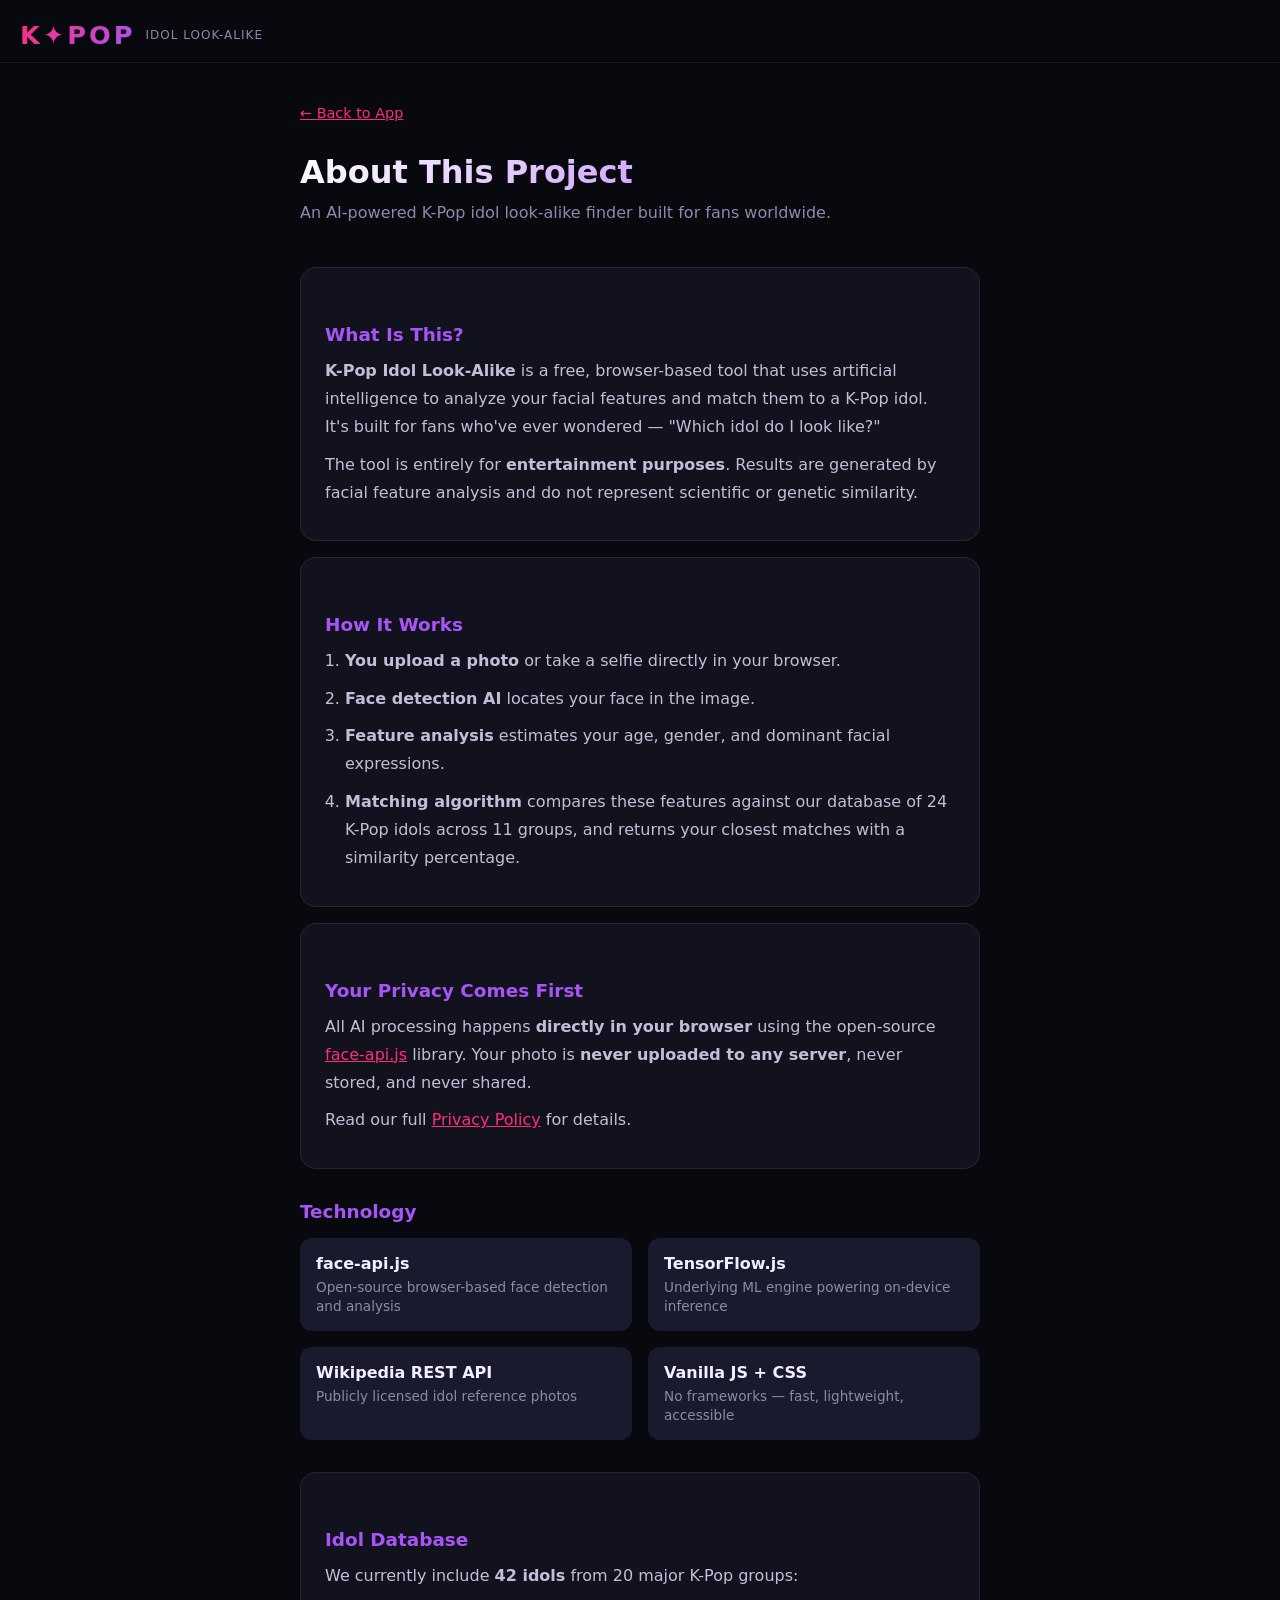
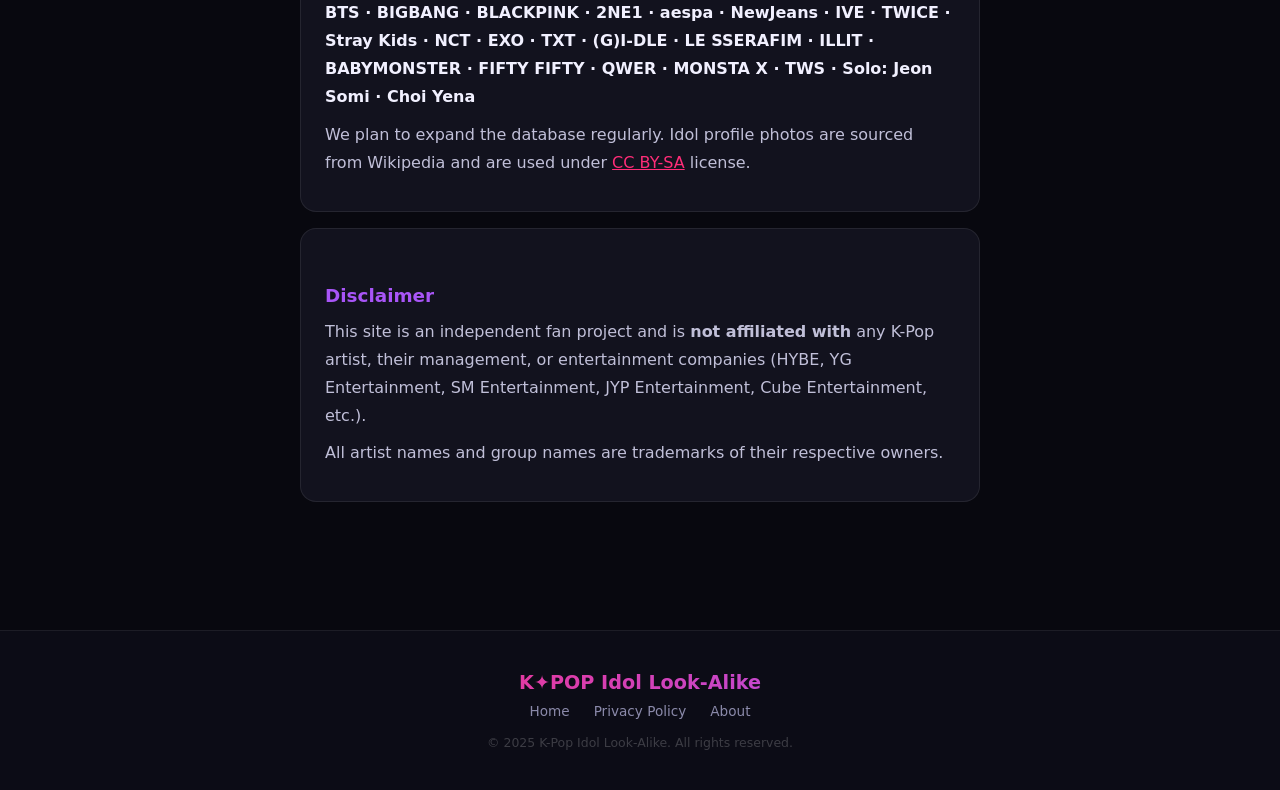
<file: about.html>
<!DOCTYPE html>
<html lang="en">
<head>
  <meta charset="UTF-8" />
  <meta name="viewport" content="width=device-width, initial-scale=1.0" />
  <meta name="google-adsense-account" content="ca-pub-7308865474685625">
  <meta name="description" content="About K-Pop Idol Look-Alike — AI-powered face matching for K-Pop fans worldwide.">
  <title>About — K-Pop Idol Look-Alike</title>
  <link rel="stylesheet" href="style.css" />
  <script async src="https://pagead2.googlesyndication.com/pagead/js/adsbygoogle.js?client=ca-pub-7308865474685625" crossorigin="anonymous"></script>
  <style>
    .about-page { max-width: 720px; margin: 0 auto; padding: 2rem 1.25rem 4rem; }
    .about-page h1 { font-size: 2rem; font-weight: 800; margin-bottom: 0.5rem;
      background: linear-gradient(135deg, #fff, #a855f7);
      -webkit-background-clip: text; -webkit-text-fill-color: transparent; }
    .about-page .tagline { color: var(--muted); font-size: 1rem; margin-bottom: 2.5rem; }
    .about-page h2 { font-size: 1.15rem; font-weight: 700; color: #a855f7;
      margin: 2rem 0 0.75rem; }
    .about-page p, .about-page li { color: #c0bfd8; line-height: 1.75; margin-bottom: 0.6rem; }
    .about-page ul { padding-left: 1.25rem; }
    .about-page a { color: #ff2d78; text-decoration: underline; }
    .about-card { background: #12121e; border: 1px solid rgba(255,255,255,0.08);
      border-radius: 16px; padding: 1.5rem; margin-bottom: 1rem; }
    .tech-grid { display: grid; grid-template-columns: 1fr 1fr; gap: 1rem; margin-top: 1rem; }
    .tech-item { background: #1a1a2e; border-radius: 12px; padding: 1rem; }
    .tech-item strong { display: block; color: #f1f0ff; margin-bottom: 0.25rem; }
    .tech-item span { font-size: 0.85rem; color: var(--muted); }
    .back-link { display: inline-flex; align-items: center; gap: 0.4rem;
      color: var(--muted); font-size: 0.9rem; margin-bottom: 2rem;
      text-decoration: none; transition: color 0.2s; }
    .back-link:hover { color: #a855f7; }
    @media (max-width: 480px) { .tech-grid { grid-template-columns: 1fr; } }
  </style>
</head>
<body>
  <header>
    <span class="logo">K✦POP</span>
    <span class="logo-sub">Idol Look-Alike</span>
  </header>

  <div class="about-page">
    <a href="index.html" class="back-link">← Back to App</a>

    <h1>About This Project</h1>
    <p class="tagline">An AI-powered K-Pop idol look-alike finder built for fans worldwide.</p>

    <div class="about-card">
      <h2>What Is This?</h2>
      <p><strong>K-Pop Idol Look-Alike</strong> is a free, browser-based tool that uses artificial intelligence to analyze your facial features and match them to a K-Pop idol. It's built for fans who've ever wondered — "Which idol do I look like?"</p>
      <p>The tool is entirely for <strong>entertainment purposes</strong>. Results are generated by facial feature analysis and do not represent scientific or genetic similarity.</p>
    </div>

    <div class="about-card">
      <h2>How It Works</h2>
      <ol style="padding-left:1.25rem; color:#c0bfd8; line-height:1.75;">
        <li><strong>You upload a photo</strong> or take a selfie directly in your browser.</li>
        <li><strong>Face detection AI</strong> locates your face in the image.</li>
        <li><strong>Feature analysis</strong> estimates your age, gender, and dominant facial expressions.</li>
        <li><strong>Matching algorithm</strong> compares these features against our database of 24 K-Pop idols across 11 groups, and returns your closest matches with a similarity percentage.</li>
      </ol>
    </div>

    <div class="about-card">
      <h2>Your Privacy Comes First</h2>
      <p>All AI processing happens <strong>directly in your browser</strong> using the open-source <a href="https://github.com/justadudewhohacks/face-api.js" target="_blank" rel="noopener">face-api.js</a> library. Your photo is <strong>never uploaded to any server</strong>, never stored, and never shared.</p>
      <p>Read our full <a href="privacy.html">Privacy Policy</a> for details.</p>
    </div>

    <h2>Technology</h2>
    <div class="tech-grid">
      <div class="tech-item">
        <strong>face-api.js</strong>
        <span>Open-source browser-based face detection and analysis</span>
      </div>
      <div class="tech-item">
        <strong>TensorFlow.js</strong>
        <span>Underlying ML engine powering on-device inference</span>
      </div>
      <div class="tech-item">
        <strong>Wikipedia REST API</strong>
        <span>Publicly licensed idol reference photos</span>
      </div>
      <div class="tech-item">
        <strong>Vanilla JS + CSS</strong>
        <span>No frameworks — fast, lightweight, accessible</span>
      </div>
    </div>

    <div class="about-card" style="margin-top:2rem;">
      <h2>Idol Database</h2>
      <p>We currently include <strong>42 idols</strong> from 20 major K-Pop groups:</p>
      <p style="color:#f1f0ff; font-weight:600;">
        BTS · BIGBANG · BLACKPINK · 2NE1 · aespa · NewJeans · IVE · TWICE · Stray Kids · NCT · EXO · TXT · (G)I-DLE · LE SSERAFIM · ILLIT · BABYMONSTER · FIFTY FIFTY · QWER · MONSTA X · TWS · Solo: Jeon Somi · Choi Yena
      </p>
      <p>We plan to expand the database regularly. Idol profile photos are sourced from Wikipedia and are used under <a href="https://creativecommons.org/licenses/by-sa/3.0/" target="_blank" rel="noopener">CC BY-SA</a> license.</p>
    </div>

    <div class="about-card">
      <h2>Disclaimer</h2>
      <p>This site is an independent fan project and is <strong>not affiliated with</strong> any K-Pop artist, their management, or entertainment companies (HYBE, YG Entertainment, SM Entertainment, JYP Entertainment, Cube Entertainment, etc.).</p>
      <p>All artist names and group names are trademarks of their respective owners.</p>
    </div>
  </div>

  <footer class="site-footer">
    <div class="footer-inner">
      <div class="footer-logo">K✦POP Idol Look-Alike</div>
      <nav class="footer-nav">
        <a href="index.html">Home</a>
        <a href="privacy.html">Privacy Policy</a>
        <a href="about.html">About</a>
      </nav>
      <p class="footer-copy">&copy; 2025 K-Pop Idol Look-Alike. All rights reserved.</p>
    </div>
  </footer>
</body>
</html>
</file>
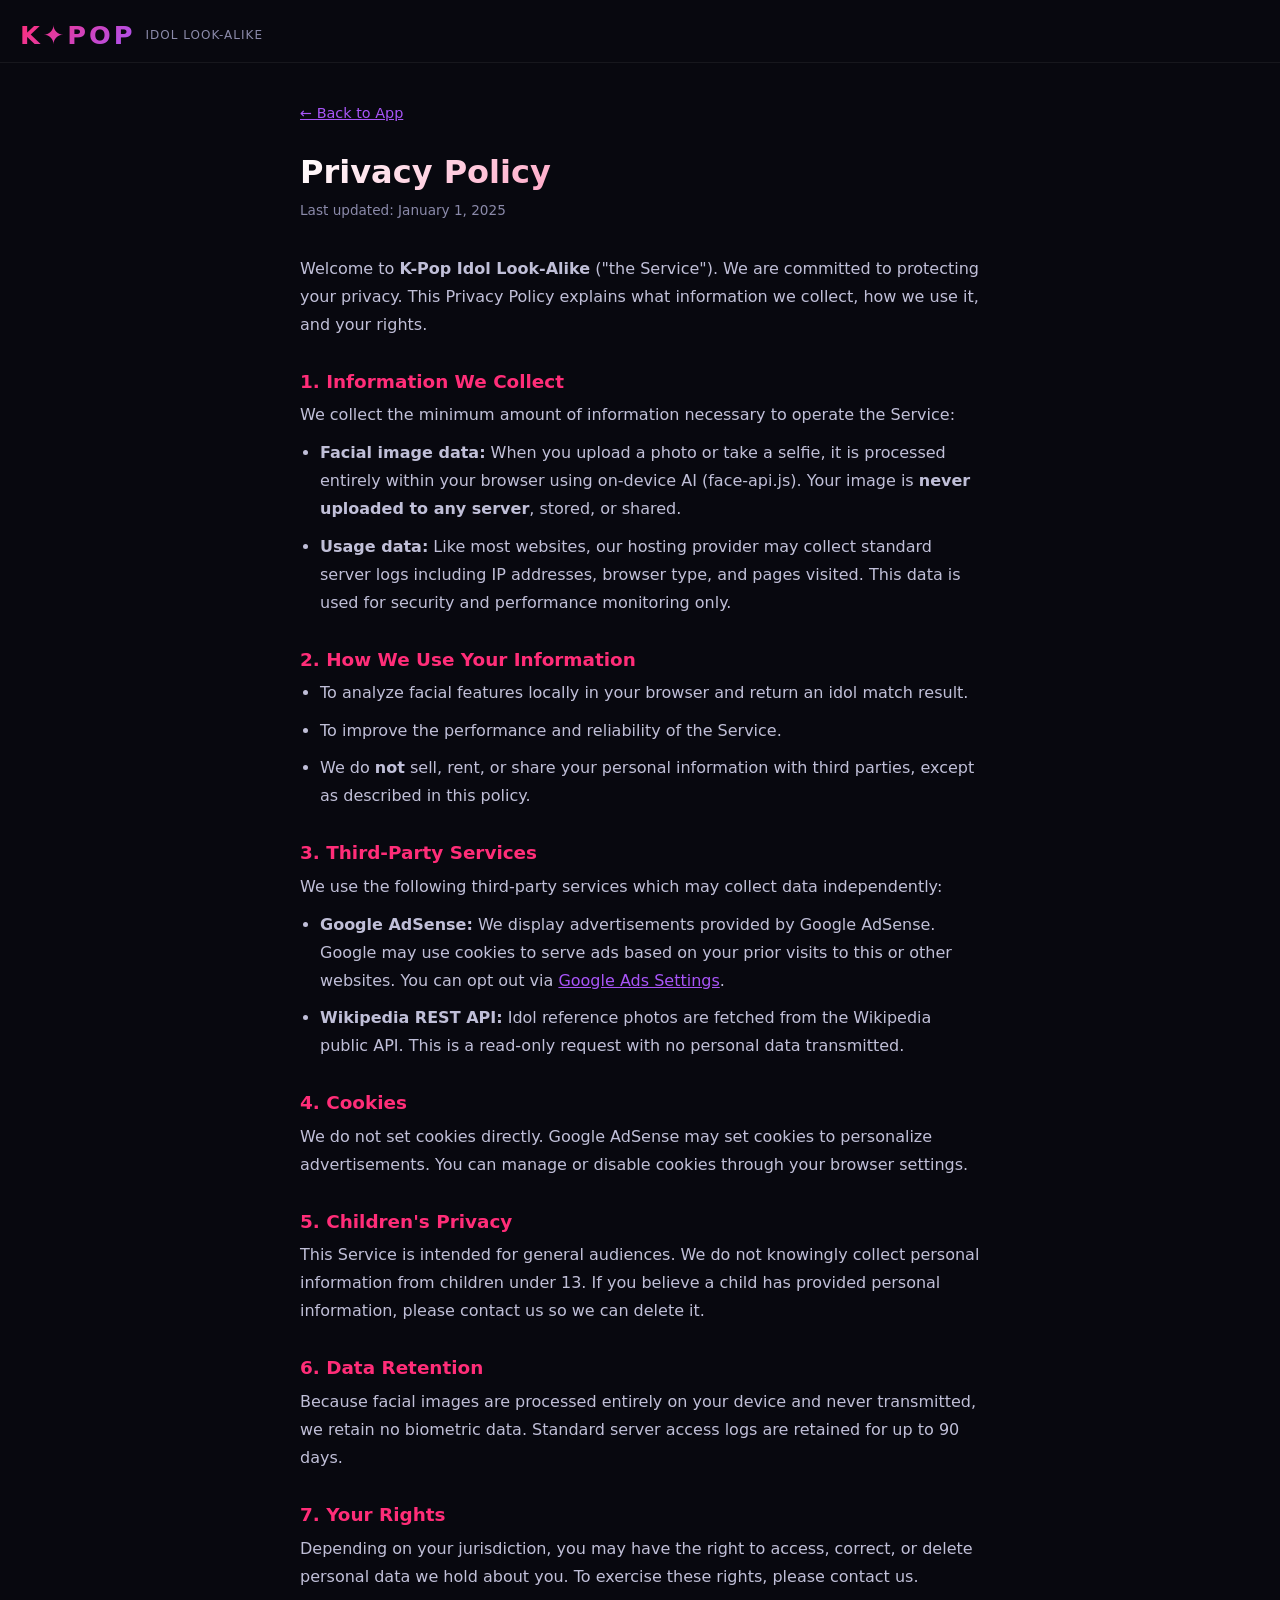
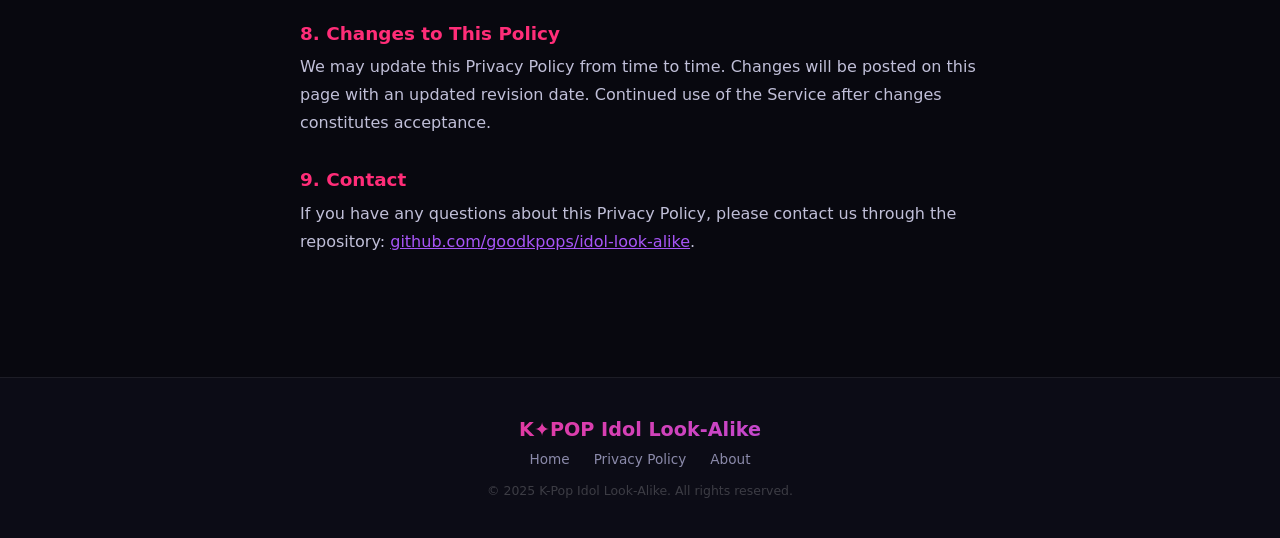
<file: privacy.html>
<!DOCTYPE html>
<html lang="en">
<head>
  <meta charset="UTF-8" />
  <meta name="viewport" content="width=device-width, initial-scale=1.0" />
  <meta name="google-adsense-account" content="ca-pub-7308865474685625">
  <meta name="description" content="Privacy Policy for K-Pop Idol Look-Alike — learn how we handle your data.">
  <title>Privacy Policy — K-Pop Idol Look-Alike</title>
  <link rel="stylesheet" href="style.css" />
  <script async src="https://pagead2.googlesyndication.com/pagead/js/adsbygoogle.js?client=ca-pub-7308865474685625" crossorigin="anonymous"></script>
  <style>
    .policy-page { max-width: 720px; margin: 0 auto; padding: 2rem 1.25rem 4rem; }
    .policy-page h1 { font-size: 2rem; font-weight: 800; margin-bottom: 0.5rem;
      background: linear-gradient(135deg, #fff, #ff2d78);
      -webkit-background-clip: text; -webkit-text-fill-color: transparent; }
    .policy-page .updated { color: var(--muted); font-size: 0.85rem; margin-bottom: 2rem; }
    .policy-page h2 { font-size: 1.15rem; font-weight: 700; color: #ff2d78;
      margin: 2rem 0 0.6rem; }
    .policy-page p, .policy-page li { color: #c0bfd8; line-height: 1.75; margin-bottom: 0.6rem; }
    .policy-page ul { padding-left: 1.25rem; margin-bottom: 0.6rem; }
    .policy-page a { color: #a855f7; text-decoration: underline; }
    .back-link { display: inline-flex; align-items: center; gap: 0.4rem;
      color: var(--muted); font-size: 0.9rem; margin-bottom: 2rem;
      text-decoration: none; transition: color 0.2s; }
    .back-link:hover { color: #ff2d78; }
  </style>
</head>
<body>
  <header>
    <span class="logo">K✦POP</span>
    <span class="logo-sub">Idol Look-Alike</span>
  </header>

  <div class="policy-page">
    <a href="index.html" class="back-link">← Back to App</a>

    <h1>Privacy Policy</h1>
    <p class="updated">Last updated: January 1, 2025</p>

    <p>Welcome to <strong>K-Pop Idol Look-Alike</strong> ("the Service"). We are committed to protecting your privacy. This Privacy Policy explains what information we collect, how we use it, and your rights.</p>

    <h2>1. Information We Collect</h2>
    <p>We collect the minimum amount of information necessary to operate the Service:</p>
    <ul>
      <li><strong>Facial image data:</strong> When you upload a photo or take a selfie, it is processed entirely within your browser using on-device AI (face-api.js). Your image is <strong>never uploaded to any server</strong>, stored, or shared.</li>
      <li><strong>Usage data:</strong> Like most websites, our hosting provider may collect standard server logs including IP addresses, browser type, and pages visited. This data is used for security and performance monitoring only.</li>
    </ul>

    <h2>2. How We Use Your Information</h2>
    <ul>
      <li>To analyze facial features locally in your browser and return an idol match result.</li>
      <li>To improve the performance and reliability of the Service.</li>
      <li>We do <strong>not</strong> sell, rent, or share your personal information with third parties, except as described in this policy.</li>
    </ul>

    <h2>3. Third-Party Services</h2>
    <p>We use the following third-party services which may collect data independently:</p>
    <ul>
      <li><strong>Google AdSense:</strong> We display advertisements provided by Google AdSense. Google may use cookies to serve ads based on your prior visits to this or other websites. You can opt out via <a href="https://www.google.com/settings/ads" target="_blank" rel="noopener">Google Ads Settings</a>.</li>
      <li><strong>Wikipedia REST API:</strong> Idol reference photos are fetched from the Wikipedia public API. This is a read-only request with no personal data transmitted.</li>
    </ul>

    <h2>4. Cookies</h2>
    <p>We do not set cookies directly. Google AdSense may set cookies to personalize advertisements. You can manage or disable cookies through your browser settings.</p>

    <h2>5. Children's Privacy</h2>
    <p>This Service is intended for general audiences. We do not knowingly collect personal information from children under 13. If you believe a child has provided personal information, please contact us so we can delete it.</p>

    <h2>6. Data Retention</h2>
    <p>Because facial images are processed entirely on your device and never transmitted, we retain no biometric data. Standard server access logs are retained for up to 90 days.</p>

    <h2>7. Your Rights</h2>
    <p>Depending on your jurisdiction, you may have the right to access, correct, or delete personal data we hold about you. To exercise these rights, please contact us.</p>

    <h2>8. Changes to This Policy</h2>
    <p>We may update this Privacy Policy from time to time. Changes will be posted on this page with an updated revision date. Continued use of the Service after changes constitutes acceptance.</p>

    <h2>9. Contact</h2>
    <p>If you have any questions about this Privacy Policy, please contact us through the repository: <a href="https://github.com/goodkpops/idol-look-alike" target="_blank" rel="noopener">github.com/goodkpops/idol-look-alike</a>.</p>
  </div>

  <footer class="site-footer">
    <div class="footer-inner">
      <div class="footer-logo">K✦POP Idol Look-Alike</div>
      <nav class="footer-nav">
        <a href="index.html">Home</a>
        <a href="privacy.html">Privacy Policy</a>
        <a href="about.html">About</a>
      </nav>
      <p class="footer-copy">&copy; 2025 K-Pop Idol Look-Alike. All rights reserved.</p>
    </div>
  </footer>
</body>
</html>
</file>
<file: style.css>
/* ===== CSS VARIABLES ===== */
:root {
  --bg: #08080f;
  --surface: #12121e;
  --surface2: #1a1a2e;
  --pink: #ff2d78;
  --purple: #a855f7;
  --cyan: #22d3ee;
  --gold: #fbbf24;
  --muted: #8b8aaa;
  --text: #f0f0ff;
  --text-dim: #c0bfd8;
  --radius: 16px;
  --radius-sm: 10px;
  --transition: 0.3s ease;
}

/* ===== RESET & BASE ===== */
*, *::before, *::after {
  box-sizing: border-box;
  margin: 0;
  padding: 0;
}

html, body {
  height: 100%;
}

body {
  background: var(--bg);
  color: var(--text);
  font-family: 'Segoe UI', system-ui, -apple-system, sans-serif;
  min-height: 100vh;
  overflow-x: hidden;
}

/* ===== UTILITIES ===== */
.hidden { display: none !important; }
.gradient-text {
  background: linear-gradient(135deg, var(--pink), var(--purple));
  -webkit-background-clip: text;
  -webkit-text-fill-color: transparent;
  background-clip: text;
}

/* ===== LOADING SCREEN ===== */
#loading-screen {
  position: fixed;
  inset: 0;
  background: var(--bg);
  display: flex;
  align-items: center;
  justify-content: center;
  z-index: 1000;
  flex-direction: column;
}

.loading-inner {
  display: flex;
  flex-direction: column;
  align-items: center;
  gap: 12px;
  width: 280px;
}

.loading-star {
  font-size: 48px;
  color: var(--pink);
  animation: spin-star 2s linear infinite;
}

@keyframes spin-star {
  from { transform: rotate(0deg) scale(1); }
  50%  { transform: rotate(180deg) scale(1.2); }
  to   { transform: rotate(360deg) scale(1); }
}

.loading-title {
  font-size: 2rem;
  font-weight: 800;
  letter-spacing: 4px;
  background: linear-gradient(135deg, var(--pink), var(--purple), var(--cyan));
  -webkit-background-clip: text;
  -webkit-text-fill-color: transparent;
  background-clip: text;
}

.loading-subtitle {
  color: var(--muted);
  font-size: 0.9rem;
}

.progress-bar-track {
  width: 100%;
  height: 8px;
  background: var(--surface2);
  border-radius: 99px;
  overflow: hidden;
}

.progress-bar-fill {
  height: 100%;
  width: 0%;
  background: linear-gradient(90deg, var(--pink), var(--purple), var(--cyan));
  border-radius: 99px;
  transition: width 0.5s ease;
}

.loading-pct {
  color: var(--muted);
  font-size: 0.8rem;
  font-variant-numeric: tabular-nums;
}

/* ===== APP WRAPPER ===== */
#app {
  max-width: 480px;
  margin: 0 auto;
  min-height: 100vh;
  display: flex;
  flex-direction: column;
  padding-bottom: 40px;
}

/* ===== HEADER ===== */
header {
  display: flex;
  align-items: center;
  gap: 10px;
  padding: 20px 20px 12px;
  border-bottom: 1px solid rgba(255,255,255,0.06);
  margin-bottom: 8px;
}

.logo {
  font-size: 1.6rem;
  font-weight: 900;
  letter-spacing: 3px;
  background: linear-gradient(135deg, var(--pink), var(--purple));
  -webkit-background-clip: text;
  -webkit-text-fill-color: transparent;
  background-clip: text;
}

.logo-sub {
  font-size: 0.75rem;
  color: var(--muted);
  letter-spacing: 1px;
  text-transform: uppercase;
}

/* ===== SECTIONS ===== */
.section {
  padding: 16px 20px;
  animation: fadeIn 0.4s ease;
  flex: 1;
}

@keyframes fadeIn {
  from { opacity: 0; transform: translateY(12px); }
  to   { opacity: 1; transform: translateY(0); }
}

.section.hidden { display: none !important; }
.section.active { display: block; }

.section-title {
  font-size: 1.3rem;
  font-weight: 700;
  margin-bottom: 20px;
  text-align: center;
  background: linear-gradient(135deg, var(--pink), var(--purple));
  -webkit-background-clip: text;
  -webkit-text-fill-color: transparent;
  background-clip: text;
}

/* ===== HERO ===== */
.hero {
  text-align: center;
  margin-bottom: 28px;
  padding-top: 12px;
}

.hero h1 {
  font-size: 2.2rem;
  font-weight: 900;
  line-height: 1.2;
  margin-bottom: 12px;
}

.hero-sub {
  color: var(--text-dim);
  font-size: 0.95rem;
  line-height: 1.6;
  max-width: 320px;
  margin: 0 auto;
}

/* ===== UPLOAD ZONE ===== */
.upload-zone {
  border: 2px dashed rgba(168, 85, 247, 0.4);
  border-radius: var(--radius);
  background: var(--surface);
  padding: 40px 20px;
  text-align: center;
  cursor: pointer;
  transition: all var(--transition);
  margin-bottom: 20px;
  position: relative;
}

.upload-zone:hover,
.upload-zone.drag-over {
  border-color: var(--pink);
  background: rgba(255, 45, 120, 0.06);
  box-shadow: 0 0 24px rgba(255, 45, 120, 0.15);
  transform: translateY(-2px);
}

.upload-icon {
  font-size: 3rem;
  margin-bottom: 10px;
  display: block;
}

.upload-label {
  font-size: 1rem;
  font-weight: 600;
  color: var(--text);
  margin-bottom: 4px;
}

.upload-hint {
  font-size: 0.8rem;
  color: var(--muted);
}

/* ===== BUTTONS ===== */
.btn-group {
  display: flex;
  gap: 12px;
  justify-content: center;
  flex-wrap: wrap;
}

.btn {
  display: inline-flex;
  align-items: center;
  justify-content: center;
  gap: 8px;
  padding: 12px 24px;
  border-radius: 99px;
  font-size: 0.95rem;
  font-weight: 600;
  cursor: pointer;
  border: none;
  text-decoration: none;
  transition: all var(--transition);
  white-space: nowrap;
}

.btn.primary {
  background: linear-gradient(135deg, var(--pink), var(--purple));
  color: #fff;
  box-shadow: 0 4px 20px rgba(255, 45, 120, 0.35);
}

.btn.primary:hover {
  transform: translateY(-2px);
  box-shadow: 0 6px 28px rgba(255, 45, 120, 0.5);
}

.btn.secondary {
  background: var(--surface2);
  color: var(--text-dim);
  border: 1px solid rgba(255,255,255,0.1);
}

.btn.secondary:hover {
  background: var(--surface);
  color: var(--text);
  border-color: var(--purple);
}

.btn.ghost {
  background: transparent;
  color: var(--muted);
  border: 1px solid rgba(255,255,255,0.15);
}

.btn.ghost:hover {
  color: var(--text);
  border-color: var(--muted);
}

.btn.capture {
  width: 72px;
  height: 72px;
  border-radius: 50%;
  background: linear-gradient(135deg, var(--pink), var(--purple));
  color: #fff;
  font-size: 1.8rem;
  box-shadow: 0 0 24px rgba(255, 45, 120, 0.5);
  padding: 0;
  border: 3px solid rgba(255,255,255,0.3);
}

.btn.capture:hover {
  transform: scale(1.08);
  box-shadow: 0 0 36px rgba(255, 45, 120, 0.7);
}

.btn.capture:active {
  transform: scale(0.95);
}

/* ===== CAMERA SECTION ===== */
#section-camera {
  display: flex;
  flex-direction: column;
  align-items: center;
  gap: 20px;
  padding-top: 20px;
}

.camera-container {
  position: relative;
  width: 100%;
  max-width: 400px;
  aspect-ratio: 3/4;
  border-radius: var(--radius);
  overflow: hidden;
  background: #000;
  box-shadow: 0 0 32px rgba(255, 45, 120, 0.2);
}

#camera-video {
  width: 100%;
  height: 100%;
  object-fit: cover;
  transform: scaleX(-1);
  display: block;
}

.face-guide-ring {
  position: absolute;
  top: 50%;
  left: 50%;
  transform: translate(-50%, -52%);
  width: 55%;
  aspect-ratio: 3/4;
  border: 3px solid rgba(255, 45, 120, 0.7);
  border-radius: 50%;
  box-shadow:
    0 0 0 2000px rgba(0,0,0,0.35),
    inset 0 0 20px rgba(255, 45, 120, 0.1);
  pointer-events: none;
  animation: ring-pulse 2s ease-in-out infinite;
}

@keyframes ring-pulse {
  0%, 100% { border-color: rgba(255, 45, 120, 0.6); box-shadow: 0 0 0 2000px rgba(0,0,0,0.35), 0 0 16px rgba(255, 45, 120, 0.2); }
  50%       { border-color: rgba(168, 85, 247, 0.9); box-shadow: 0 0 0 2000px rgba(0,0,0,0.35), 0 0 28px rgba(168, 85, 247, 0.4); }
}

.camera-btns {
  width: 100%;
  max-width: 400px;
  justify-content: space-between;
  align-items: center;
}

.camera-hint {
  color: var(--muted);
  font-size: 0.82rem;
  text-align: center;
}

/* ===== ANALYSIS SECTION ===== */
.photo-preview-wrap {
  position: relative;
  width: 200px;
  height: 200px;
  margin: 0 auto 24px;
  border-radius: var(--radius);
  overflow: hidden;
  box-shadow: 0 0 24px rgba(255, 45, 120, 0.2);
}

.photo-preview-wrap img {
  width: 100%;
  height: 100%;
  object-fit: cover;
  display: block;
}

#face-canvas {
  position: absolute;
  inset: 0;
  width: 100%;
  height: 100%;
  pointer-events: none;
}

.steps {
  display: flex;
  flex-direction: column;
  gap: 12px;
  margin-bottom: 20px;
}

.step {
  display: flex;
  align-items: center;
  gap: 14px;
  padding: 14px 16px;
  background: var(--surface);
  border-radius: var(--radius-sm);
  border: 2px solid transparent;
  transition: all var(--transition);
}

.step.active {
  border-color: var(--pink);
  background: rgba(255, 45, 120, 0.07);
  box-shadow: 0 0 16px rgba(255, 45, 120, 0.12);
}

.step.done {
  border-color: var(--cyan);
  background: rgba(34, 211, 238, 0.05);
}

.step-icon {
  font-size: 1.4rem;
  width: 36px;
  text-align: center;
  flex-shrink: 0;
}

.step.active .step-icon {
  animation: pulse-icon 1s ease-in-out infinite;
}

@keyframes pulse-icon {
  0%, 100% { transform: scale(1); }
  50%       { transform: scale(1.2); }
}

.step-info {
  flex: 1;
  display: flex;
  flex-direction: column;
  gap: 2px;
}

.step-label {
  font-weight: 600;
  font-size: 0.95rem;
}

.step-desc {
  font-size: 0.78rem;
  color: var(--muted);
}

.step-status {
  font-size: 1.1rem;
  width: 24px;
  text-align: center;
}

.step.active .step-status::after {
  content: '';
  display: inline-block;
  width: 14px;
  height: 14px;
  border: 2px solid var(--pink);
  border-top-color: transparent;
  border-radius: 50%;
  animation: spin 0.8s linear infinite;
  vertical-align: middle;
}

@keyframes spin {
  to { transform: rotate(360deg); }
}

.step.done .step-status::after {
  content: '✓';
  color: var(--cyan);
  font-weight: 700;
}

/* ===== ERROR MESSAGE ===== */
.error-msg {
  background: rgba(255, 45, 120, 0.1);
  border: 1px solid rgba(255, 45, 120, 0.3);
  border-radius: var(--radius-sm);
  padding: 16px;
  text-align: center;
  color: var(--text-dim);
  margin-top: 16px;
}

.error-msg p {
  margin-bottom: 12px;
  font-size: 0.9rem;
}

/* ===== RESULTS SECTION ===== */
.top-match-card {
  background: var(--surface);
  border-radius: var(--radius);
  overflow: hidden;
  margin-bottom: 24px;
  border: 1px solid rgba(255,255,255,0.08);
  box-shadow: 0 8px 32px rgba(0,0,0,0.4);
  animation: fadeIn 0.5s ease;
}

.match-avatar-area {
  width: 100%;
  height: 260px;
  display: flex;
  align-items: center;
  justify-content: center;
  position: relative;
  overflow: hidden;
}

.idol-real-photo {
  position: relative;
  width: 100%;
  height: 100%;
  object-fit: contain;
  object-position: center center;
  animation: fadeIn 0.4s ease;
  z-index: 1;
}

.match-emoji {
  font-size: 80px;
  line-height: 1;
  filter: drop-shadow(0 4px 12px rgba(0,0,0,0.4));
  z-index: 1;
  position: relative;
}

.match-avatar-area::after {
  content: '';
  position: absolute;
  inset: 0;
  background: linear-gradient(to bottom, transparent 50%, var(--surface) 100%);
}

.match-body {
  padding: 16px 20px 20px;
}

.match-group-badge {
  display: inline-block;
  padding: 3px 10px;
  border-radius: 99px;
  font-size: 0.72rem;
  font-weight: 700;
  letter-spacing: 1px;
  text-transform: uppercase;
  margin-bottom: 6px;
  background: var(--surface2);
  border: 1px solid rgba(255,255,255,0.1);
}

.match-name {
  font-size: 1.8rem;
  font-weight: 900;
  line-height: 1.1;
  margin-bottom: 2px;
}

.match-name-kr {
  font-size: 0.9rem;
  color: var(--muted);
  margin-bottom: 14px;
}

.match-pct-row {
  display: flex;
  align-items: center;
  justify-content: space-between;
  margin-bottom: 8px;
}

.match-pct-label {
  font-size: 0.82rem;
  color: var(--muted);
}

.match-pct-value {
  font-size: 1.5rem;
  font-weight: 900;
  background: linear-gradient(135deg, var(--pink), var(--purple));
  -webkit-background-clip: text;
  -webkit-text-fill-color: transparent;
  background-clip: text;
}

.match-bar-track {
  width: 100%;
  height: 8px;
  background: var(--surface2);
  border-radius: 99px;
  overflow: hidden;
  margin-bottom: 14px;
}

.match-bar-fill {
  height: 100%;
  width: 0%;
  background: linear-gradient(90deg, var(--pink), var(--purple));
  border-radius: 99px;
  transition: width 1.2s cubic-bezier(0.16, 1, 0.3, 1);
}

.match-desc {
  font-size: 0.85rem;
  color: var(--text-dim);
  line-height: 1.6;
  margin-bottom: 14px;
}

.trait-tags {
  display: flex;
  flex-wrap: wrap;
  gap: 6px;
}

.trait-tag {
  background: var(--surface2);
  border: 1px solid rgba(255,255,255,0.1);
  border-radius: 99px;
  padding: 4px 12px;
  font-size: 0.75rem;
  color: var(--text-dim);
}

/* ===== RUNNER-UP GRID ===== */
.runner-up-title {
  font-size: 0.9rem;
  font-weight: 700;
  text-transform: uppercase;
  letter-spacing: 2px;
  color: var(--muted);
  margin-bottom: 14px;
  text-align: center;
}

.runner-up-grid {
  display: grid;
  grid-template-columns: repeat(3, 1fr);
  gap: 12px;
  margin-bottom: 24px;
}

.runner-up-card {
  background: var(--surface);
  border-radius: var(--radius-sm);
  overflow: hidden;
  border: 1px solid rgba(255,255,255,0.07);
  transition: transform var(--transition);
  animation: fadeIn 0.5s ease;
  animation-fill-mode: both;
}

.runner-up-card:hover {
  transform: translateY(-3px);
  border-color: rgba(168, 85, 247, 0.4);
}

.ru-avatar {
  width: 100%;
  aspect-ratio: 3 / 4;
  display: flex;
  align-items: center;
  justify-content: center;
  font-size: 2.5rem;
  position: relative;
  overflow: hidden;
}

.ru-avatar::after {
  content: '';
  position: absolute;
  inset: 0;
  background: linear-gradient(to bottom, transparent 40%, rgba(0,0,0,0.6) 100%);
}

.ru-body {
  padding: 8px 10px 10px;
}

.ru-name {
  font-size: 0.85rem;
  font-weight: 700;
  margin-bottom: 1px;
  white-space: nowrap;
  overflow: hidden;
  text-overflow: ellipsis;
}

.ru-group {
  font-size: 0.68rem;
  color: var(--muted);
  margin-bottom: 6px;
  white-space: nowrap;
  overflow: hidden;
  text-overflow: ellipsis;
}

.ru-pct {
  font-size: 0.8rem;
  font-weight: 700;
  color: var(--pink);
  margin-bottom: 4px;
}

.ru-bar-track {
  width: 100%;
  height: 4px;
  background: var(--surface2);
  border-radius: 99px;
  overflow: hidden;
}

.ru-bar-fill {
  height: 100%;
  width: 0%;
  background: linear-gradient(90deg, var(--pink), var(--purple));
  border-radius: 99px;
  transition: width 1.2s cubic-bezier(0.16, 1, 0.3, 1);
}

/* ===== RESULT ACTIONS ===== */
.result-actions {
  display: flex;
  gap: 12px;
  justify-content: center;
  flex-wrap: wrap;
}

/* ===== MOBILE ===== */
@media (max-width: 480px) {
  #app {
    padding-bottom: 32px;
  }

  .hero h1 {
    font-size: 1.8rem;
  }

  .section {
    padding: 12px 16px;
  }

  .camera-container {
    border-radius: 12px;
  }

  .runner-up-grid {
    gap: 8px;
  }

  .ru-avatar {
    font-size: 2rem;
  }
}

/* ===================================================================
   INSTAGRAM SECTION
   =================================================================== */
.insta-section {
  padding: 0 1.25rem 0;
  max-width: 480px;
  margin: 2rem auto 0;
}

.insta-inner {
  position: relative;
  border-radius: 24px;
  overflow: hidden;
  background: linear-gradient(135deg, #1a0a2e 0%, #0d0d1f 60%, #1a0818 100%);
  border: 1px solid rgba(233,30,99,0.25);
  box-shadow: 0 0 40px rgba(233,30,99,0.12), 0 0 80px rgba(156,39,176,0.08);
}

.insta-glow {
  position: absolute;
  top: -60px; left: 50%;
  transform: translateX(-50%);
  width: 300px; height: 120px;
  background: radial-gradient(ellipse, rgba(233,30,99,0.2) 0%, transparent 70%);
  pointer-events: none;
}

.insta-link {
  display: flex;
  flex-direction: column;
  align-items: center;
  gap: 0.75rem;
  padding: 2rem 1.5rem;
  text-decoration: none;
  transition: transform 0.2s;
}

.insta-link:hover { transform: translateY(-2px); }

.insta-icon-wrap {
  display: flex;
  align-items: center;
  gap: 0.6rem;
}

.insta-icon {
  width: 32px;
  height: 32px;
  flex-shrink: 0;
}

.insta-handle {
  font-size: 1.05rem;
  font-weight: 700;
  background: linear-gradient(135deg, #f9a825, #e91e63, #9c27b0);
  -webkit-background-clip: text;
  -webkit-text-fill-color: transparent;
  letter-spacing: 0.02em;
}

.insta-tagline {
  font-size: 1rem;
  font-weight: 600;
  color: #f1f0ff;
  text-align: center;
  line-height: 1.4;
  margin: 0;
}

.insta-btn {
  display: inline-flex;
  align-items: center;
  gap: 0.4rem;
  padding: 0.65rem 1.6rem;
  border-radius: 99px;
  font-size: 0.88rem;
  font-weight: 700;
  background: linear-gradient(135deg, #f9a825, #e91e63 50%, #9c27b0);
  color: white;
  letter-spacing: 0.02em;
  box-shadow: 0 4px 20px rgba(233,30,99,0.35);
  transition: box-shadow 0.2s, transform 0.2s;
}

.insta-link:hover .insta-btn {
  box-shadow: 0 6px 28px rgba(233,30,99,0.55);
  transform: translateY(-1px);
}

/* ===================================================================
   FOOTER
   =================================================================== */
.site-footer {
  margin-top: 3rem;
  border-top: 1px solid rgba(255,255,255,0.07);
  background: #0c0c16;
  padding: 2.5rem 1.25rem;
}

.footer-inner {
  max-width: 720px;
  margin: 0 auto;
  text-align: center;
}

.footer-logo {
  font-size: 1.2rem;
  font-weight: 800;
  background: linear-gradient(135deg, var(--pink), var(--purple));
  -webkit-background-clip: text;
  -webkit-text-fill-color: transparent;
  margin-bottom: 0.6rem;
}

.footer-desc {
  color: var(--muted);
  font-size: 0.85rem;
  line-height: 1.6;
  margin-bottom: 1rem;
}

.footer-nav {
  display: flex;
  justify-content: center;
  gap: 1.5rem;
  flex-wrap: wrap;
  margin-bottom: 1rem;
}

.footer-nav a {
  color: var(--muted);
  text-decoration: none;
  font-size: 0.85rem;
  transition: color 0.2s;
}

.footer-nav a:hover { color: var(--pink); }

.footer-copy {
  color: rgba(255,255,255,0.2);
  font-size: 0.78rem;
}

.visitor-badge {
  display: inline-flex;
  align-items: center;
  gap: 0.5rem;
  background: rgba(255,45,120,0.08);
  border: 1px solid rgba(255,45,120,0.2);
  border-radius: 99px;
  padding: 0.4rem 1rem;
  margin: 0.75rem auto 1rem;
}

.visitor-badge.hidden { display: none; }

.visitor-icon { font-size: 1rem; }

.visitor-label {
  font-size: 0.8rem;
  color: var(--muted);
}

.visitor-count {
  font-size: 0.95rem;
  font-weight: 700;
  background: linear-gradient(135deg, var(--pink), var(--purple));
  -webkit-background-clip: text;
  -webkit-text-fill-color: transparent;
}

/* ===================================================================
   HOW IT WORKS (Home page)
   =================================================================== */
.how-it-works {
  margin-top: 3rem;
  padding-top: 2rem;
  border-top: 1px solid rgba(255,255,255,0.07);
}

.hiw-title {
  font-size: 1.2rem;
  font-weight: 700;
  margin-bottom: 1.25rem;
  text-align: center;
  color: #f1f0ff;
}

.hiw-steps {
  display: grid;
  grid-template-columns: repeat(3, 1fr);
  gap: 1rem;
  margin-bottom: 1rem;
}

.hiw-step {
  background: #12121e;
  border: 1px solid rgba(255,255,255,0.07);
  border-radius: 14px;
  padding: 1.1rem 0.75rem;
  text-align: center;
}

.hiw-icon {
  font-size: 1.8rem;
  margin-bottom: 0.5rem;
}

.hiw-step h3 {
  font-size: 0.9rem;
  font-weight: 700;
  color: #f1f0ff;
  margin-bottom: 0.4rem;
}

.hiw-step p {
  font-size: 0.8rem;
  color: var(--muted);
  line-height: 1.5;
}

.hiw-note {
  text-align: center;
  font-size: 0.8rem;
  color: var(--muted);
  padding: 0.75rem 1rem;
  background: rgba(168,85,247,0.06);
  border: 1px solid rgba(168,85,247,0.15);
  border-radius: 10px;
}

/* ===================================================================
   IDOL GROUPS SECTION (Home page)
   =================================================================== */
.idol-groups-section {
  margin-top: 2rem;
  padding-top: 2rem;
  border-top: 1px solid rgba(255,255,255,0.07);
}

.group-badges {
  display: flex;
  flex-wrap: wrap;
  gap: 0.5rem;
  justify-content: center;
}

.group-badge {
  padding: 0.35rem 0.85rem;
  border-radius: 99px;
  font-size: 0.82rem;
  font-weight: 600;
  background: rgba(255,45,120,0.08);
  border: 1px solid rgba(255,45,120,0.2);
  color: #ff2d78;
}

/* ===================================================================
   RESULT DISCLAIMER
   =================================================================== */
.result-disclaimer {
  margin-top: 1.5rem;
  font-size: 0.78rem;
  color: rgba(255,255,255,0.3);
  text-align: center;
  line-height: 1.6;
}

.result-disclaimer a {
  color: rgba(168,85,247,0.6);
  text-decoration: underline;
}
</file>
